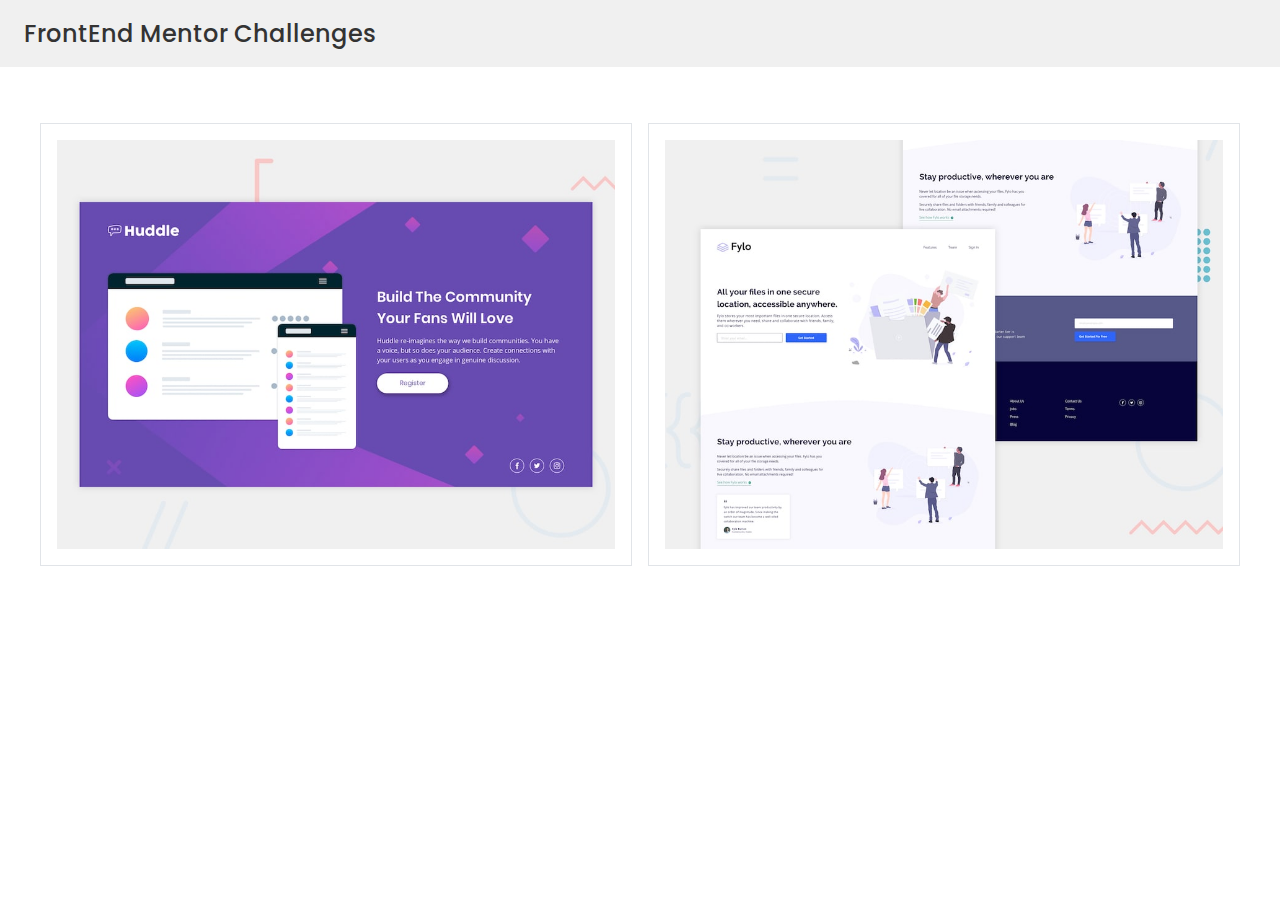
<file: index.html>
<!DOCTYPE html>
<html lang="en">
  <head>
    <meta charset="UTF-8" />
    <meta name="viewport" content="width=device-width, initial-scale=1.0" />
    <title>FrontEnd Mentor Challenges</title>
    <link rel="stylesheet" href="./styles.css" />
  </head>
  <body>
    <header>FrontEnd Mentor Challenges</header>
    <div class="container">
      <div class="flex">
        <div>
          <a href="./Huddle_Single_Page/index.html">
            <div class="img-container">
              <img
                src="./Huddle_Single_Page/design/desktop-preview.jpg"
                alt="Huddle single Page"
              />
              <p>Huddle landing page with a single introductory section</p>
            </div>
          </a>
        </div>
        <div>
          <a href="./Fylo_Landing_Page/index.html">
            <div class="img-container">
              <img
                src="./Fylo_Landing_Page/design/desktop-preview.jpg"
                alt="Fylo_Landing_Page"
              />
              <p>Fylo landing page</p>
            </div>
          </a>
        </div>
      </div>
    </div>
  </body>
</html>
</file>
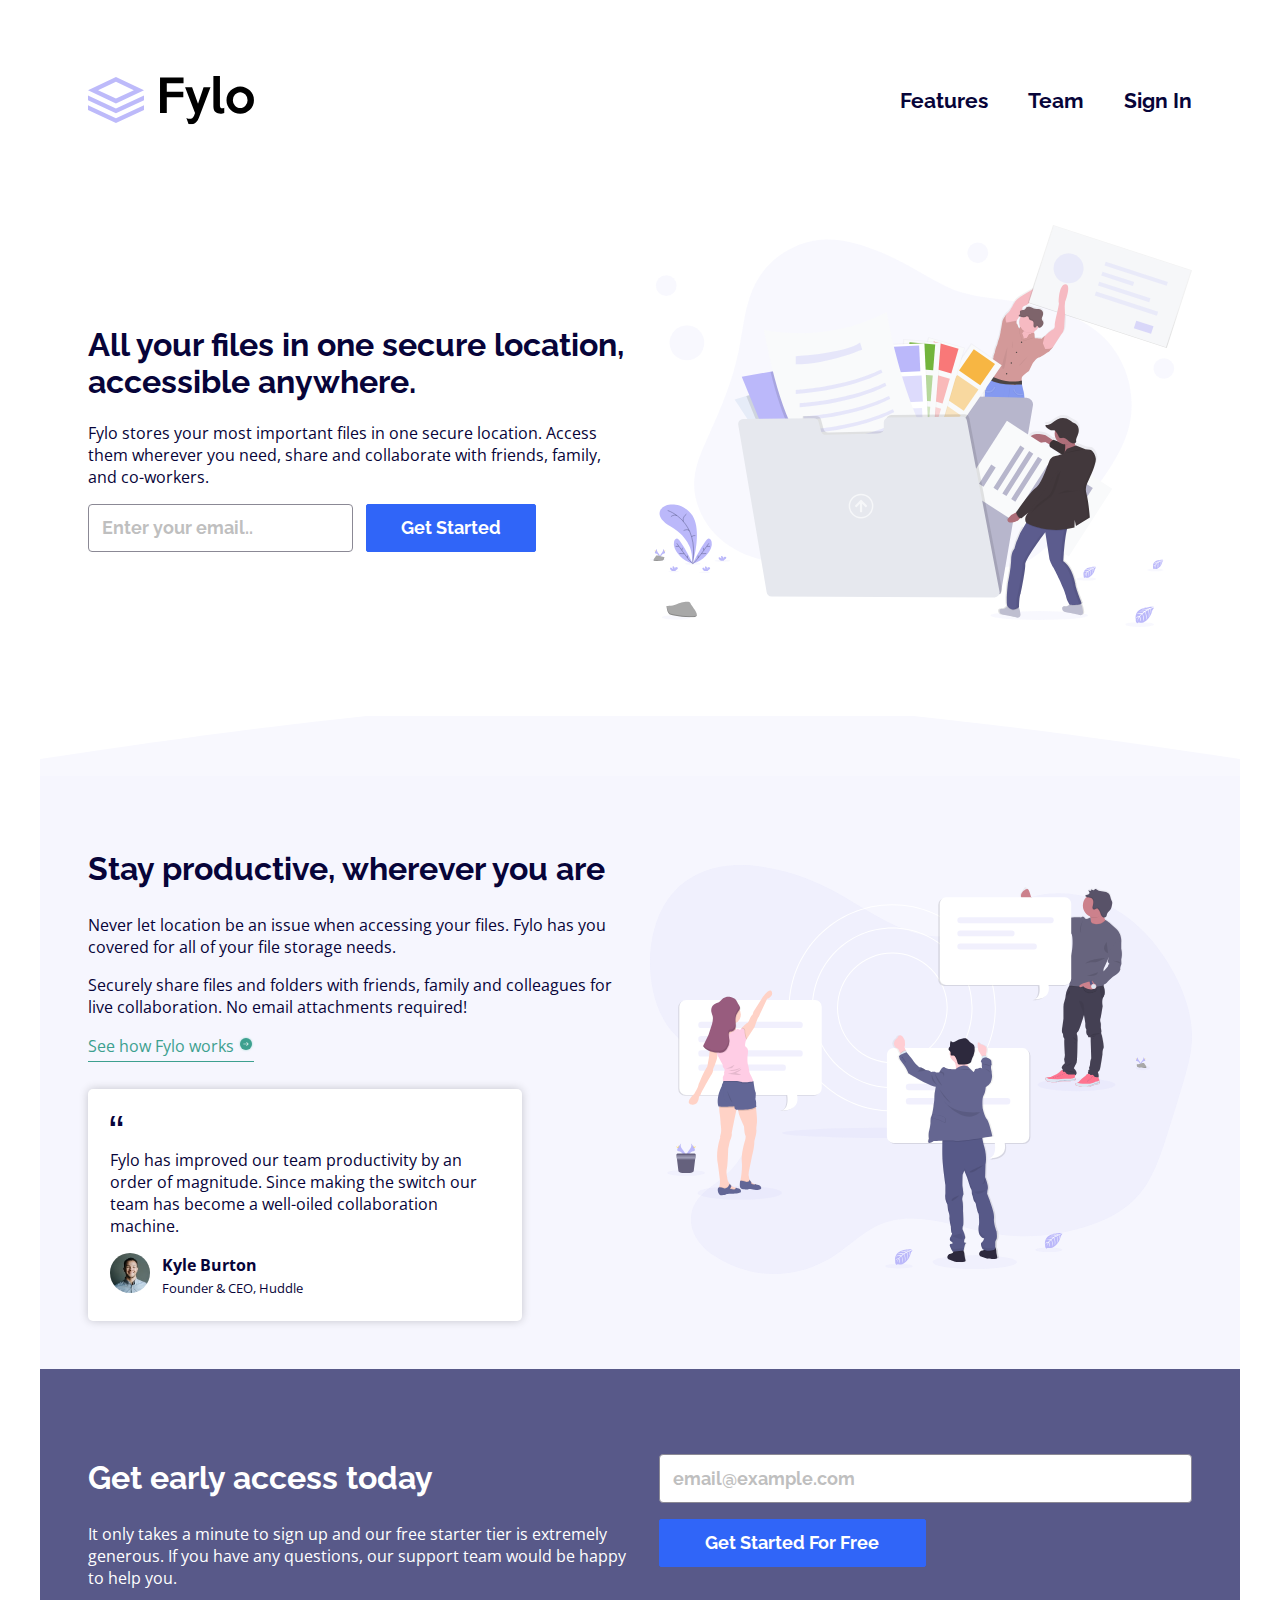
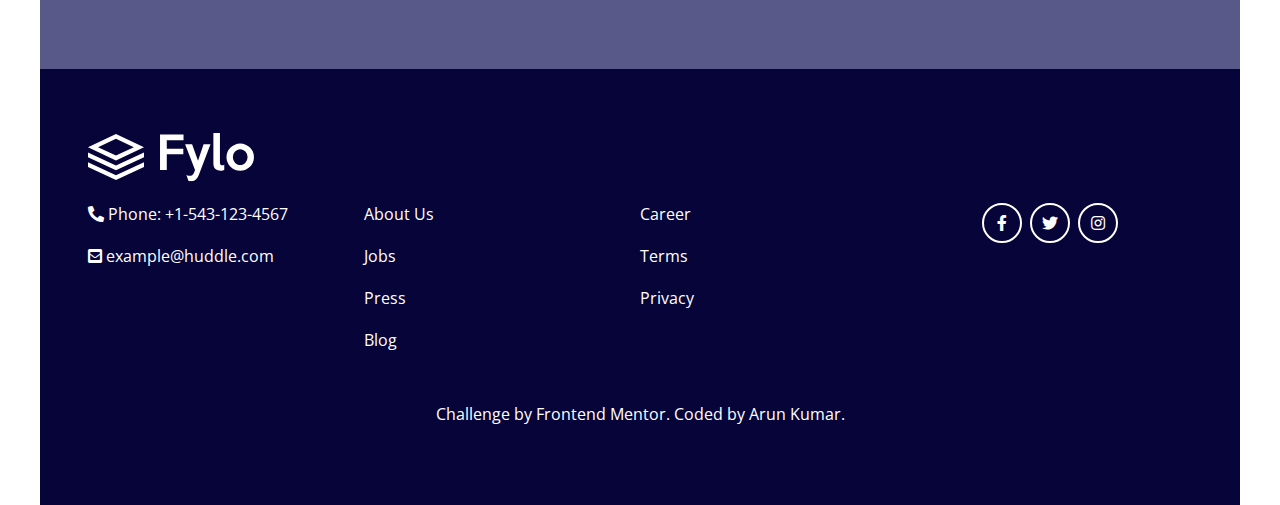
<file: Fylo_Landing_Page/index.html>
<!DOCTYPE html>
<html lang="en">
  <head>
    <meta charset="UTF-8" />
    <meta name="viewport" content="width=device-width, initial-scale=1.0" />

    <title>Fylo landing page with two column layout</title>
    <link
      rel="stylesheet"
      href="https://cdnjs.cloudflare.com/ajax/libs/font-awesome/5.14.0/css/all.min.css"
    />
    <link rel="stylesheet" href="./assets/css/styles.css" />
  </head>
  <body>
    <div class="container">
      <header>
        <nav>
          <img class="logo" src="./assets/images/logo.svg" alt="logo" />
          <div class="bars" id="bars">
            <span></span>
            <span></span>
            <span></span>
          </div>
          <ul id="nav-items">
            <li><a href="">Features</a></li>
            <li><a href="">Team</a></li>
            <li><a href="">Sign In</a></li>
          </ul>
        </nav>
        <div class="flexbox">
          <div>
            <h1>All your files in one secure location, accessible anywhere.</h1>
            <p>
              Fylo stores your most important files in one secure location.
              Access them wherever you need, share and collaborate with friends,
              family, and co-workers.
            </p>
            <form>
              <input type="email" placeholder="Enter your email.." />
              <button>Get Started</button>
            </form>
          </div>
          <div class="imgwrapper">
            <img
              src="./assets/images/illustration-1.svg"
              alt="illustration-1"
            />
          </div>
        </div>
      </header>
      <section class="light-bluebox">
        <div class="flexbox">
          <div>
            <h2>Stay productive, wherever you are</h2>
            <p>
              Never let location be an issue when accessing your files. Fylo has
              you covered for all of your file storage needs.
            </p>
            <p>
              Securely share files and folders with friends, family and
              colleagues for live collaboration. No email attachments required!
            </p>
            <a href="#">
              See how Fylo works
              <img src="./assets/images/icon-arrow.svg" alt="arrow" />
            </a>
            <div class="textimonial-wrapper">
              <img src="./assets/images/icon-quotes.svg" alt="icon-quotes" />
              <p>
                Fylo has improved our team productivity by an order of
                magnitude. Since making the switch our team has become a
                well-oiled collaboration machine.
              </p>
              <div class="user">
                <div>
                  <img
                    src="./assets/images/avatar-testimonial.jpg"
                    alt="avatar-"
                  />
                </div>
                <div class="user-info">
                  <h4>Kyle Burton</h4>
                  <small> Founder & CEO, Huddle</small>
                </div>
              </div>
            </div>
          </div>
          <div class="imgwrapper">
            <img
              src="./assets/images/illustration-2.svg"
              alt="illustration-2"
            />
          </div>
        </div>
      </section>
      <section class="bluebox">
        <div class="flexbox">
          <div>
            <h2>Get early access today</h2>
            <p>
              It only takes a minute to sign up and our free starter tier is
              extremely generous. If you have any questions, our support team
              would be happy to help you.
            </p>
          </div>
          <div>
            <form>
              <input type="email" placeholder="email@example.com" />
              <button>Get Started For Free</button>
            </form>
          </div>
        </div>
      </section>
      <footer>
        <img class="logo" src="./assets/images/white-logo.svg" alt="logo" />

        <div class="flexbox">
          <ul>
            <li><i class="fa fa-phone-alt"></i> Phone: +1-543-123-4567</li>
            <li><i class="fa fa-envelope-square"></i> example@huddle.com</li>
          </ul>
          <ul>
            <li>About Us</li>
            <li>Jobs</li>
            <li>Press</li>
            <li>Blog</li>
          </ul>

          <ul>
            <li>Career</li>
            <li>Terms</li>
            <li>Privacy</li>
          </ul>

          <ul class="social-links">
            <li>
              <a href="#">
                <i class="fab fa-facebook-f"></i>
              </a>
            </li>
            <li>
              <a href="#">
                <i class="fab fa-twitter"></i>
              </a>
            </li>
            <li>
              <a href="#">
                <i class="fab fa-instagram"></i>
              </a>
            </li>
          </ul>
        </div>
        <p class="attribution">
          Challenge by
          <a href="https://www.frontendmentor.io?ref=challenge" target="_blank"
            >Frontend Mentor</a
          >. Coded by <a href="#">Arun Kumar</a>.
        </p>
      </footer>
    </div>

    <script src="./assets/js/script.js"></script>
  </body>
</html>
</file>
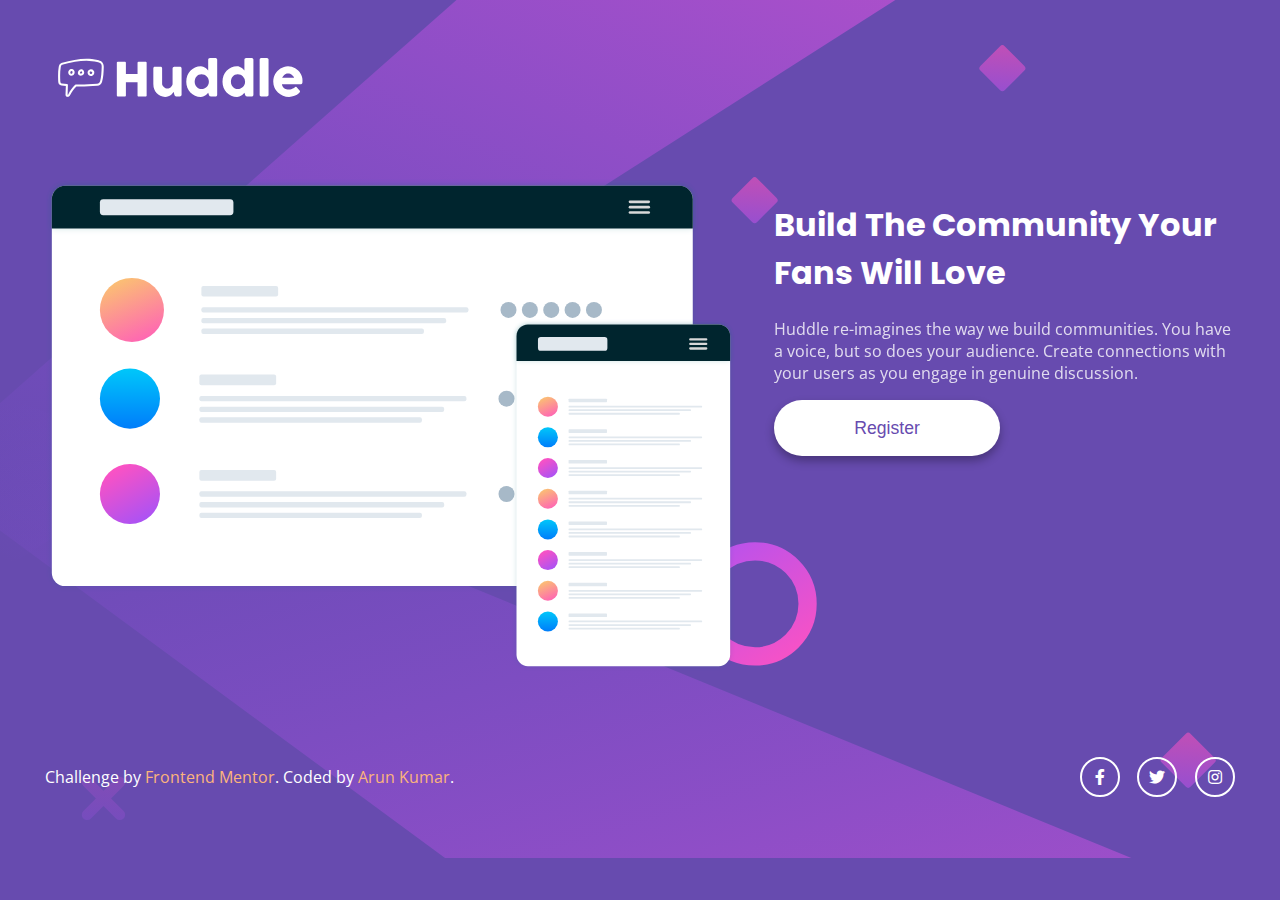
<file: Huddle_Single_Page/index.html>
<!DOCTYPE html>
<html lang="en">
  <head>
    <meta charset="UTF-8" />
    <meta name="viewport" content="width=device-width, initial-scale=1.0" />
    <title>Huddle landing page with single introductory section</title>
    <link
      rel="stylesheet"
      href="https://cdnjs.cloudflare.com/ajax/libs/font-awesome/5.14.0/css/all.min.css"
    />
    <link rel="stylesheet" href="./assets/css/style.css" />
  </head>
  <body>
    <div class="container">
      <img class="logo" src="./assets/images/logo.svg" alt="logo" />

      <div class="flexbox">
        <div class="imgwrapper">
          <img
            src="./assets/images/illustration-mockups.svg"
            alt="illustration-mockups"
          />
        </div>
        <div class="info">
          <h1>Build The Community Your Fans Will Love</h1>
          <p>
            Huddle re-imagines the way we build communities. You have a voice,
            but so does your audience. Create connections with your users as you
            engage in genuine discussion.
          </p>
          <button>Register</button>
        </div>
      </div>

      <div class="footer">
        <p class="attribution">
          Challenge by
          <a href="https://www.frontendmentor.io?ref=challenge" target="_blank"
            >Frontend Mentor</a
          >. Coded by <a href="#">Arun Kumar</a>.
        </p>
        <ul class="social-links">
          <li>
            <a href=""><i class="fab fa-facebook-f"></i></a>
          </li>
          <li>
            <a href=""><i class="fab fa-twitter"></i></a>
          </li>
          <li>
            <a href=""><i class="fab fa-instagram"></i></a>
          </li>
        </ul>
      </div>
    </div>
  </body>
</html>
</file>
<file: styles.css>
@import url("https://fonts.googleapis.com/css2?family=Poppins:wght@400;700&display=swap");
* {
  box-sizing: border-box;
}

img {
  max-width: 100%;
  display: block;
}
html {
  font-size: 1em;
}
body {
  margin: 0;
  font-family: "Poppins", sans-serif;
  max-width: 1600px;
  margin: auto;
}
.container {
  margin: 0 1.2rem;
}
header {
  background-color: #f0f0f0;
  color: #333333;
  padding: 1rem 1.5rem;
  font-size: 1.5rem;
  font-weight: 500;
}
.container {
  margin: 3rem 2rem;
}
.flex {
  display: flex;
  flex-wrap: wrap;
  justify-content: center;
}

.flex > div {
  border: 1px solid #e1e4e8;
  flex: 1;
  margin: 0.5rem;
  padding: 1rem;
  cursor: pointer;
}
.flex .img-container {
  position: relative;
}
.flex > div p {
  position: absolute;
  bottom: 0;
  background-color: #fff;
  left: 0;
  right: 0;
  margin: 0;
  opacity: 0;
  padding: 1rem;
  font-size: 1.2rem;
}

.flex div:hover p {
  opacity: 1;
  transform-origin: bottom;
  transition: all 0.5s ease-out;
}

@media screen and (max-width: 768px) {
  html {
    font-size: 0.8em;
  }
  header {
    text-align: center;
  }
  .flex {
    flex-direction: column;
  }
  .flex > div {
    width: 100%;
    margin: 0.5rem 0;
  }
}
</file>
<file: Fylo_Landing_Page/assets/css/styles.css>
@import url("https://fonts.googleapis.com/css2?family=Open+Sans&family=Raleway:wght@400;700&display=swap");
* {
  box-sizing: border-box;
}

img {
  max-width: 100%;
}
ul {
  list-style: none;
  padding: 0;
}
a {
  text-decoration: none;
}
input,
button {
  outline: none;
  font-family: "Raleway", sans-serif;
  font-weight: 700;
  font-size: 1.1rem;
}
input::placeholder {
  color: hsl(0, 0%, 75%);
}
h1,
h2 {
  font-family: "Raleway", sans-serif;
  font-size: 2rem;
}

body {
  color: hsl(243, 87%, 12%);
  margin: 0;
  font-family: "Open Sans", sans-serif;
  margin: 0 auto;
  max-width: 100%;
  max-width: 1200px;
}

header {
  padding: 3rem;
}

.flexbox {
  align-items: center;
  display: flex;
  flex-wrap: wrap;
}

.flexbox > div {
  flex: 1;
}

nav {
  display: flex;
  align-items: center;
  margin: 1.5rem 0;
  justify-content: space-between;
  flex-wrap: wrap;
}

nav .bars {
  width: 45px;
  height: 45px;
  display: none;
  flex-direction: column;
  align-items: flex-end;
  justify-content: center;
  cursor: pointer;
}

.bars span {
  display: block;
  height: 5px;
  width: 100%;
  background-color: hsl(243, 87%, 12%);
  margin-bottom: 0.4rem;
}

.bars span:nth-child(2) {
  width: 50%;
}

.bars span:last-child {
  margin: 0;
}

.bars:hover span {
  width: 100%;
  transition: 0.2s ease-in-out;
}

nav > ul {
  display: flex;
  align-items: center;
}

nav > ul > li {
  margin-left: 2.5rem;
}

nav ul a {
  color: hsl(243, 87%, 12%);
  font-family: "Raleway", sans-serif;
  font-size: 1.3rem;
  font-weight: 700;
}

form {
  display: flex;
}
header .flexbox {
  margin-top: 6rem;
}
header input {
  flex: 0.5;
  border: 1px solid#8b8995;
  border-radius: 4px;
  padding: 0.8rem;
}

button {
  border: 1px solid hsl(224, 93%, 58%);
  background-color: hsl(224, 93%, 58%);
  border-radius: 2px;
  color: #ffffff;
  cursor: pointer;
  padding: 0.8rem;
  flex: 0.3;
  margin-left: 0.8rem;
}

.imgwrapper {
  margin-left: 1.2rem;
}

.light-bluebox {
  background-color: hsl(240, 75%, 98%);
  margin-top: 6rem;
  padding: 3rem;
  position: relative;
}

.light-bluebox::before {
  content: "";
  background-image: url("../images/bg-curve-desktop.svg");
  background-position: center center;
  background-size: cover;
  position: absolute;
  top: -60px;
  left: 0;
  height: 60px;
  width: 100%;
}
.light-bluebox a {
  color: #3da08f;
  border-bottom: 1px solid #3da08f;
  padding-bottom: 4px;
}

.light-bluebox a > img {
  margin-top: 2px;
}

.textimonial-wrapper {
  background-color: #ffffff;
  box-shadow: 0 0 10px rgba(0, 0, 0, 0.2);
  border-radius: 5px;
  margin-top: 2rem;
  padding: 1.4rem;
  width: 80%;
}

.user {
  display: flex;
  align-items: center;
}
.user .imgwrapper {
  margin: 0;
}
.user img {
  border-radius: 50%;
  margin-right: 0.7rem;
  height: 40px;
  width: 40px;
}
.user h4 {
  margin: 0;
}

.bluebox {
  background-color: hsl(238, 22%, 44%);
  color: #fff;
  padding: 4rem 3rem;
}

.bluebox form {
  flex-direction: column;
  margin-left: 1.2rem;
}

.bluebox form input {
  flex: 1;
  border: 1px solid#8b8995;
  border-radius: 4px;
  padding: 0.8rem;
}

.bluebox form button {
  margin: 1rem 0;
  width: 50%;
}

footer {
  background-color: hsl(243, 87%, 12%);
  color: #fff;
  padding: 4rem 3rem;
}

footer .flexbox {
  align-items: flex-start;
}
footer ul {
  flex: 1;
}
footer ul li {
  margin-bottom: 20px;
}

footer .social-links {
  display: flex;
  align-items: center;
  justify-content: center;
}

footer ul a {
  border: 2px solid #fff;
  border-radius: 50%;
  color: #fff;
  display: inline-flex;
  align-items: center;
  justify-content: center;
  margin-right: 0.5rem;
  height: 40px;
  width: 40px;
}

footer .attribution {
  text-align: center;
}

footer .attribution a {
  color: #fff;
}

@media screen and (max-width: 768px) {
  body {
    text-align: center;
  }

  header {
    padding: 2rem 3rem;
  }

  nav .bars {
    display: flex;
  }

  nav ul {
    visibility: hidden;
    opacity: 0;
    transition: visibility 0s, opacity 0.5s linear;
    width: 100%;
    padding: 2rem 0;
  }

  nav ul.show {
    flex-direction: column;
    border: 1px solid #f0f0f0;
    visibility: visible;
    opacity: 1;
  }
  nav ul li {
    margin: 0;
    padding: 0.8rem 0;
    width: 100%;
  }
  .logo {
    width: 120px;
  }

  header .flexbox,
  .light-bluebox .flexbox {
    flex-direction: column;
    flex-flow: column-reverse;
  }

  header form {
    flex-direction: column;
  }

  header form input {
    flex: 1;
    margin-top: 2rem;
  }

  header form button {
    margin: 1.2rem 0;
  }

  .light-bluebox::before {
    content: "";
    background-image: url("../images/bg-curve-mobile.svg");
    height: 80px;
    top: -80px;
  }

  .textimonial-wrapper {
    width: 100%;
    text-align: left;
  }

  .bluebox .flexbox {
    flex-direction: column;
  }

  .bluebox .flexbox > div {
    width: 100%;
  }

  .bluebox form {
    margin: 0;
  }

  .bluebox form button {
    width: 100%;
  }

  footer {
    text-align: left;
  }
  footer img {
    margin-bottom: 1.2rem;
  }

  footer .flexbox {
    flex-direction: column;
  }

  footer .social-links {
    text-align: center;
    width: 100%;
  }
}
</file>
<file: Huddle_Single_Page/assets/css/style.css>
@import url("https://fonts.googleapis.com/css2?family=Open+Sans&family=Poppins:wght@400;700&display=swap");
* {
  box-sizing: border-box;
}

img {
  max-width: 100%;
}
ul {
  list-style: none;
  padding: 0;
}
a {
  text-decoration: none;
}
body {
  align-items: center;
  background-color: hsl(257, 40%, 49%);
  background-image: url("../images/bg-desktop.svg");
  background-repeat: no-repeat;
  background-size: cover;
  color: #fff;
  display: flex;
  font-family: "Open sans", sans-serif;
  justify-content: center;
  margin: 45px;
}

h1 {
  font-family: "Poppins", sans-serif;
}

.container {
  margin: auto;
  max-width: 100%;
  width: 1300px;
}

.flexbox {
  display: flex;
  margin: 4rem 0;
}

.imgwrapper {
  flex: 0.6;
  margin-right: 1.2rem;
}
.info {
  flex: 0.4;
  margin-left: 1.2rem;
}

.info p {
  opacity: 0.8;
}

button {
  background-color: #fff;
  border-radius: 2rem;
  border: none;
  box-shadow: 0 5px 10px rgba(0, 0, 0, 0.3);
  color: hsl(257, 40%, 49%);
  cursor: pointer;
  font-size: 1.1rem;
  padding: 1.1rem 5rem;
  outline: none;
}

.footer {
  display: flex;
  justify-content: space-between;
  align-items: center;
}

.attribution {
  font-size: 1rem;
}
.attribution > a {
  color: #fcb47c;
}
.social-links {
  display: flex;
}

.social-links a {
  border-radius: 50%;
  border: 2px solid #fff;
  color: #fff;
  height: 40px;
  width: 40px;
  margin-left: 1.1rem;
  display: inline-flex;
  align-items: center;
  justify-content: center;
}

@media screen and (max-width: 768px) {
  body {
    min-height: auto;
  }
  h1 {
    font-size: 30px;
  }
  .logo {
    max-width: 160px;
  }
  .flexbox,
  .footer {
    flex-direction: column;
  }
  .imgwrapper,
  .info {
    margin: 0;
    flex: 1;
  }
  .info,
  .attribution {
    text-align: center;
  }
  button {
    margin-top: 21px;
  }
}
</file>
